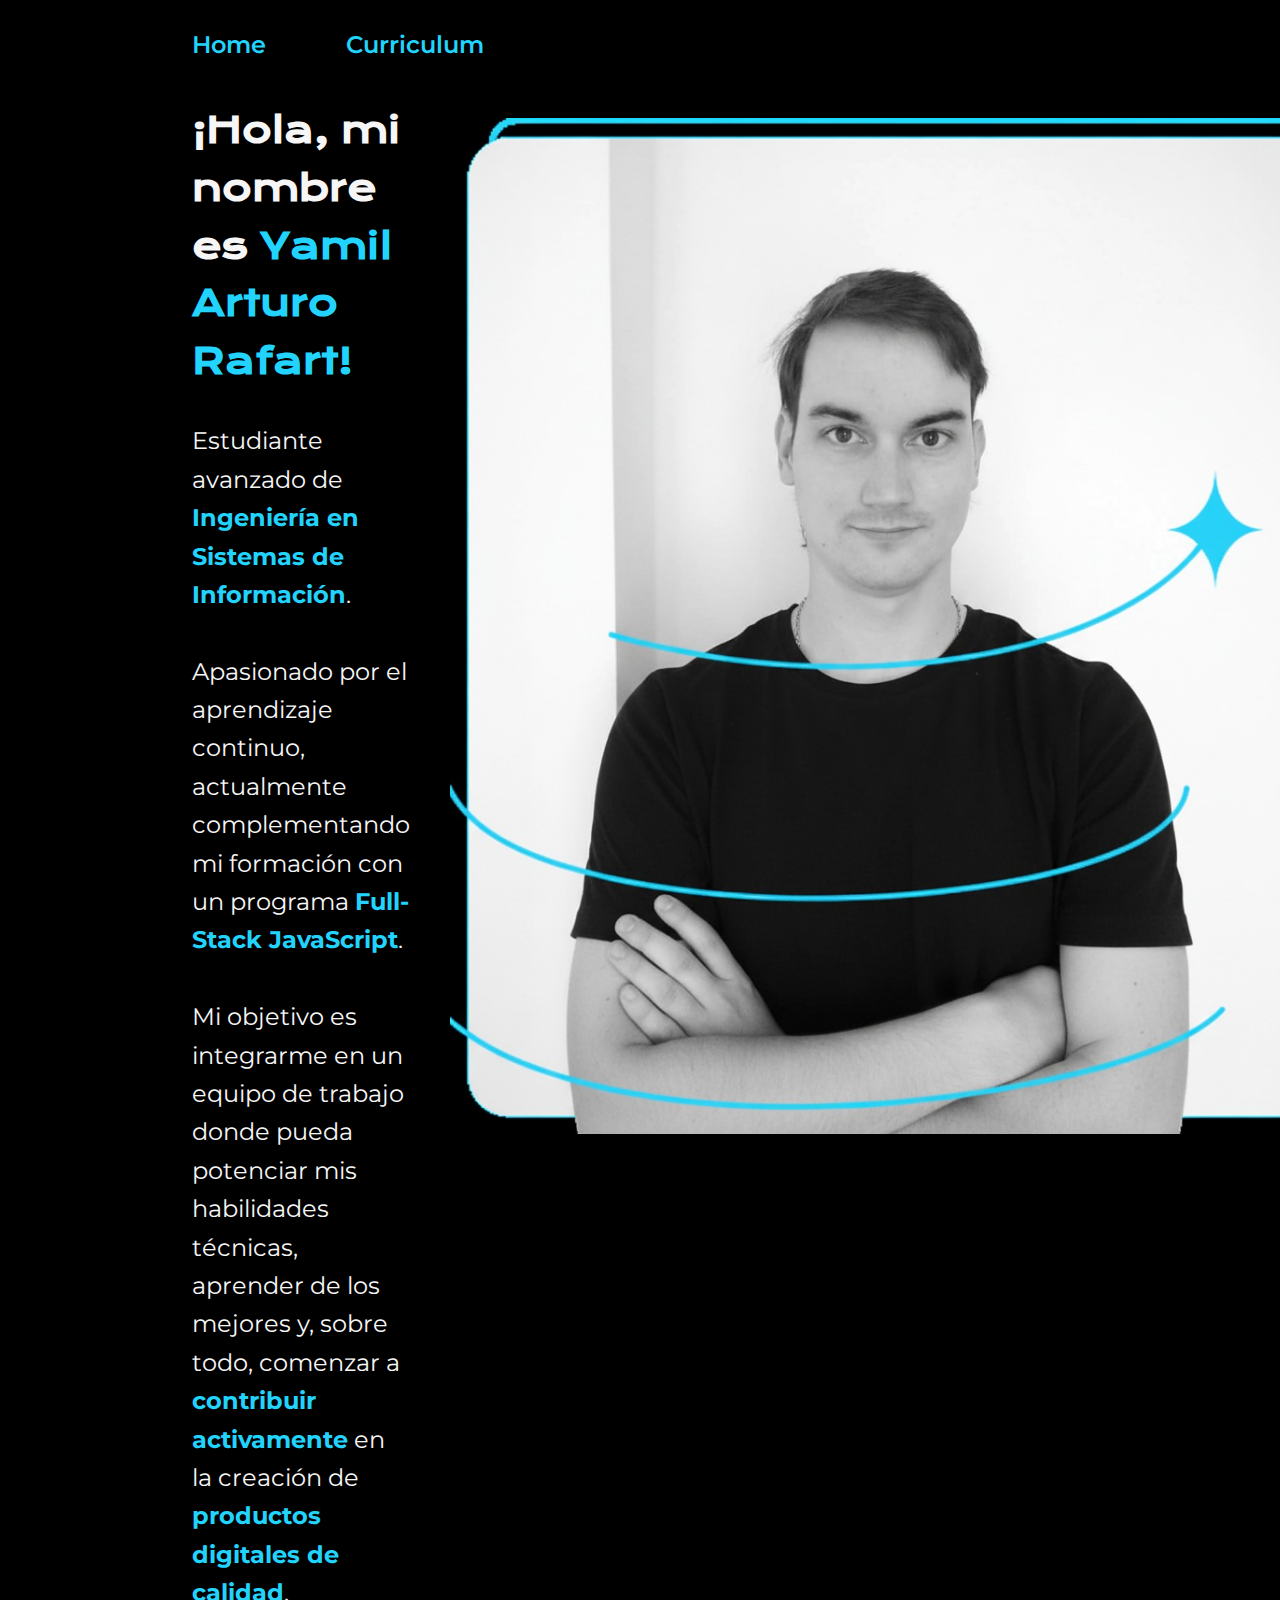
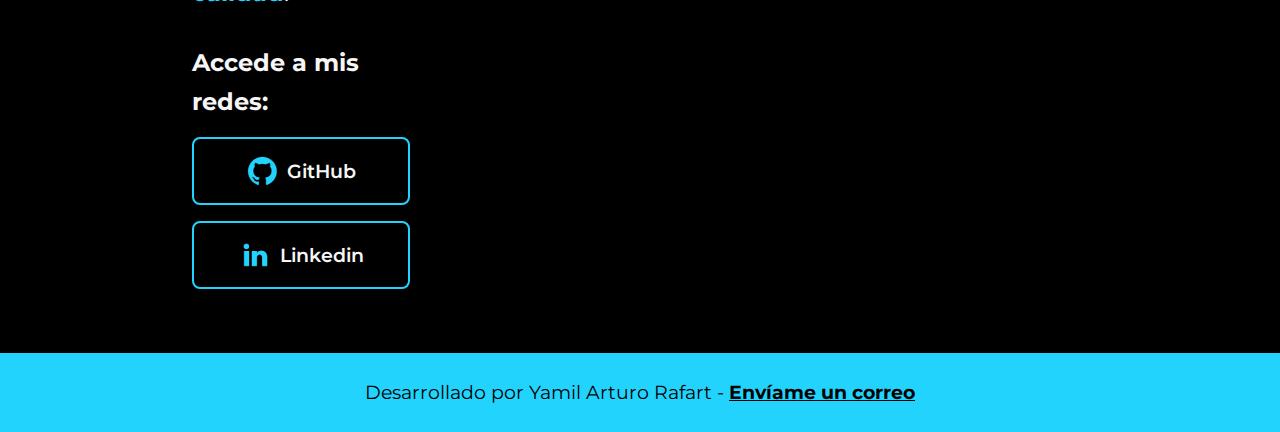
<file: index.html>
<!DOCTYPE html>
    <html lang="es-ES">
    <head>
        <meta charset="UTF-8">
        <meta name="viewport" content="width=device-width, initial-scale=1.0">
        <title>🧑🏻‍💻 Portfolio de Yamil - Estudiante avanzado de Ingeniería en Sistemas de Información</title>

        <!-- <meta name="robots" content="index, follow"> -->
        <meta name="description" content="Portfolio de Yamil Arturo Rafart, estudiante avanzado de Ingeniería en Sistemas de Información.">
        <link rel="stylesheet" href="/styles/style.css">
    </head>
    <body>
        <header class="header">
            <nav class="header__menu">
                <a class="header__menu__link" href="index.html">Home</a>
                <!-- <a class="header__menu__link" href="about_me.html">Sobre mí</a> -->
                <a class="header__menu__link" href="curriculum.html">Curriculum</a>
            </nav>
        </header>
        
        <main class="presentacion">
            
            <section class="presentacion__contenido">
                <h1 class="presentacion__contenido__titulo">
                    ¡Hola, mi nombre es <strong class="titulo-destacado">Yamil Arturo Rafart!</strong>
                </h1>
                
                <p class="presentacion__contenido__texto">
                    Estudiante avanzado de <strong class="presentacion__contenido__texto__a">Ingeniería en Sistemas de Información</strong>.<br><br>
                    Apasionado por el aprendizaje continuo, actualmente complementando mi formación con un programa <strong class="presentacion__contenido__texto__a">Full-Stack JavaScript</strong>.<br><br>
                    Mi objetivo es integrarme en un equipo de trabajo donde pueda potenciar mis habilidades técnicas, aprender de los mejores y, sobre todo, comenzar a <strong class="presentacion__contenido__texto__a">contribuir activamente</strong> en la creación de <strong class="presentacion__contenido__texto__a">productos digitales de calidad</strong>.
                </p>
                
                <div class="presentacion__enlaces">
                    <h2 class="presentacion__enlaces__subtitulo">Accede a mis redes:</h2>
                    
                    <a class="presentacion__enlaces__link"  target="_blank" rel="noreferrer" href="https://github.com/yamilrafart2">
                        <img src="/assets/github.png" alt="Logo de GitHub">
                        GitHub
                    </a>
                    
                    <a class="presentacion__enlaces__link" target="_blank" rel="noreferrer" href="https://www.linkedin.com/in/yamilrafart/">
                        <img src="/assets/linkedin.png" alt="Logo Linkedin">
                        Linkedin
                    </a>
                </div>
            </section>

            <img class="presentacion__imagen" src="/assets/perfil3.png" alt="Selfie de Yamil Arturo Rafart">
        </main>

        <footer class="footer">
            <p>Desarrollado por Yamil Arturo Rafart - <a class="footer__a" href="mailto:yamilrafart@hotmail.com">Envíame un correo</a></p>
        </footer>
    </body>
</html>
</file>
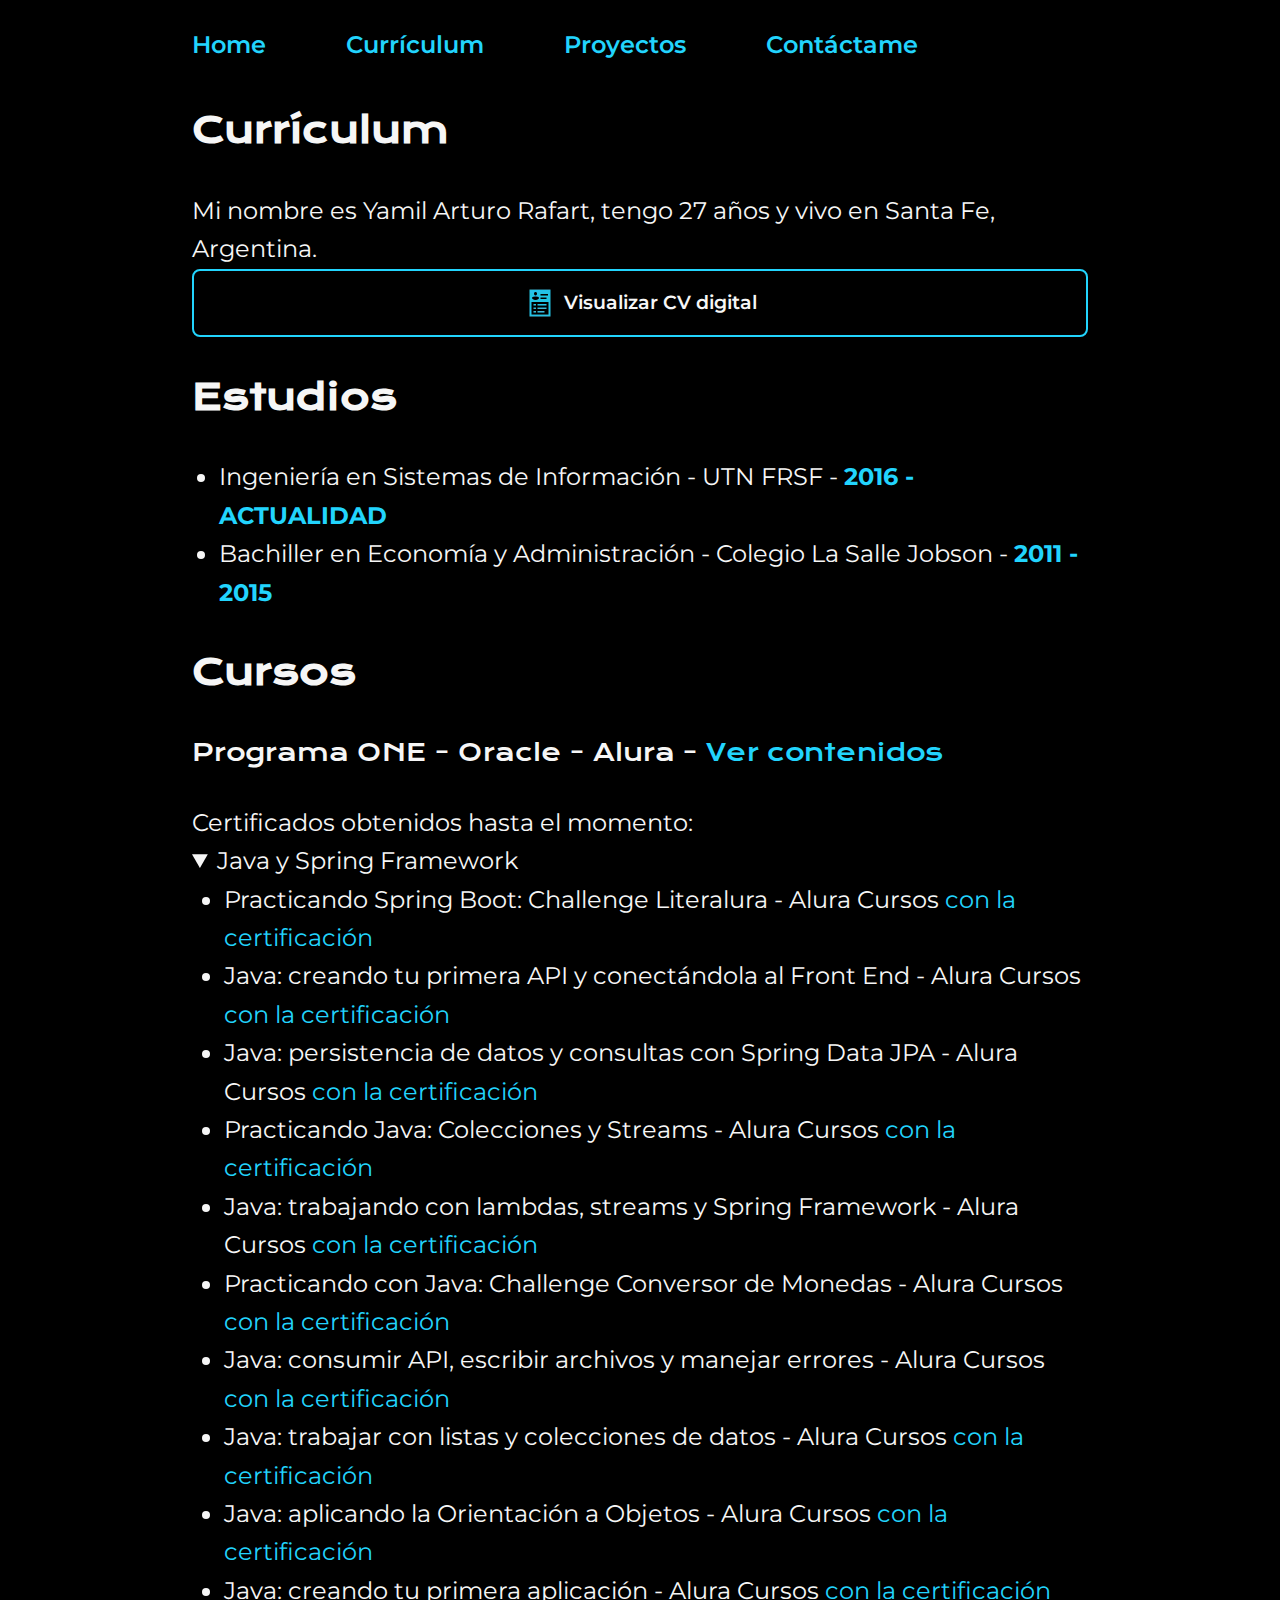
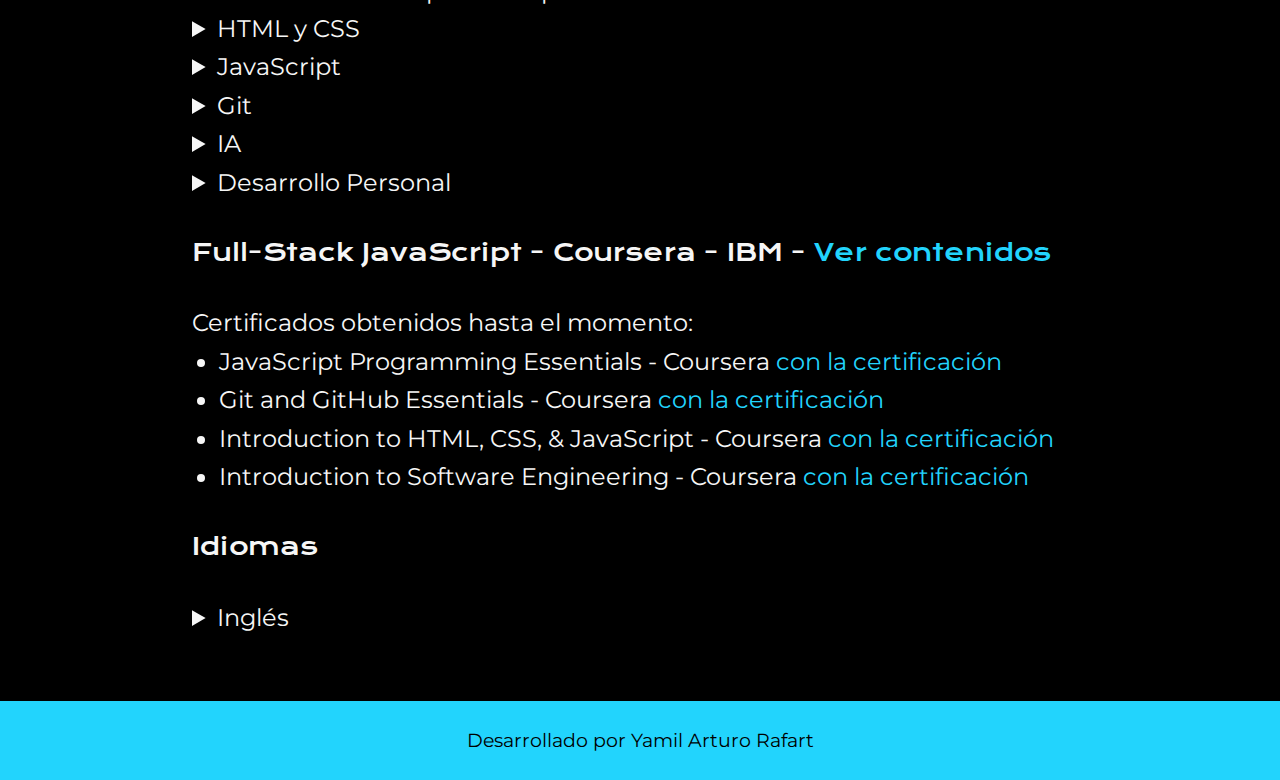
<file: curriculum.html>
<!DOCTYPE html>
<html lang="es-ES">
    <head>
        <meta charset="UTF-8">
        <meta name="viewport" content="width=device-width, initial-scale=1.0">
        <title>🧑🏻‍💻 Currículum de Yamil - Estudiante avanzado de Ingeniería en Sistemas de Información</title>

        <link rel="icon" type="image/webp" href="assets/favicon.webp">

        <meta name="description" content="Currículum de Yamil Arturo Rafart, estudiante avanzado de Ingeniería en Sistemas de Información.">
        <meta name="keywords" content="curriculum, currículum, estudios, estudiante, ingeniería, sistemas, github, linkedin, cursos, UTN, HTML, CSS, JavaScript, Java, git, inglés">
        <meta name="author" content="Yamil Arturo Rafart">

        <link rel="preconnect" href="https://fonts.googleapis.com">
        <link rel="preconnect" href="https://fonts.gstatic.com" crossorigin>
        <link rel="stylesheet" href="styles/style.css">
    </head>

    <body>
        <header class="header">
            
            <button class="menu-toggle" aria-label="Abrir menú">☰</button>

            <nav class="header__menu">
                <a class="header__menu__link" href="index.html">Home</a>
                <a class="header__menu__link" href="curriculum.html">Currículum</a>
                <a class="header__menu__link" href="proyectos.html">Proyectos</a>
                <a class="header__menu__link" href="contactame.html">Contáctame</a>
            </nav>
        </header>

        <main class="presentacion">
            <section class="presentacion__contenido">
                <h1 class="presentacion__contenido__titulo">Currículum</h1>
                <article class="presentacion__contenido__article">
                    <p class="presentacion__contenido__texto">
                        Mi nombre es Yamil Arturo Rafart, tengo 27 años y vivo en Santa Fe, Argentina.
                    </p>

                    <aside class="presentacion__contenido__enlaces">
                        <a class="presentacion__enlaces__link" href="assets/CV-RAFART.pdf" target="_blank">
                            <img src="assets/cv.webp" alt="Icono CV">
                            Visualizar CV digital    
                        </a>
                    </aside>
                </article>
                
                <h2 class="presentacion__contenido__titulo">Estudios</h2>
                <article>
                    <ul class="presentacion__contenido__ul">
                        <li>Ingeniería en Sistemas de Información - UTN FRSF - <strong class="texto-destacado">2016 - ACTUALIDAD</strong></li>
                        <li>Bachiller en Economía y Administración - Colegio La Salle Jobson - <strong class="texto-destacado">2011 - 2015</strong></li>
                    </ul>
                </article>

                <h2 class="presentacion__contenido__titulo">Cursos</h2>
                    
                <h3 class="presentacion__contenido__subtitulo" id="programaONE">Programa ONE - Oracle - Alura - <a class="presentacion__contenido__texto__a" target="_blank" rel="noopener noreferrer" href="https://www.oracle.com/latam/a/ocom/docs/sp-ebook-manual-del-estudiante-oracle.pdf">Ver contenidos</a></h3>
                <article class="presentacion__contenido__texto">
                    <p>Certificados obtenidos hasta el momento:</p>

                    <details open class="presentacion__contenido__details">
                        <summary>Java y Spring Framework</summary>
                        <ul class="presentacion__contenido__details__ul">
                            <li>Practicando Spring Boot: Challenge Literalura - Alura Cursos <a  class="presentacion__contenido__texto__a" target="_blank" rel="noopener noreferrer" href="https://github.com/yamilrafart2/Certificados/blob/main/Oracle-ProgramaOne-Alura/Practicando%20Spring%20Boot%3A%20Challenge%20Literalura/CertificadoV1.pdf">con la certificación</a></li>
                            <li>Java: creando tu primera API y conectándola al Front End - Alura Cursos <a  class="presentacion__contenido__texto__a" target="_blank" rel="noopener noreferrer" href="https://github.com/yamilrafart2/Certificados/blob/main/Oracle-ProgramaOne-Alura/Java%3A%20creando%20tu%20primera%20API%20y%20conect%C3%A1ndola%20al%20Front%20End/CertificadoV1.pdf">con la certificación</a></li>
                            <li>Java: persistencia de datos y consultas con Spring Data JPA - Alura Cursos <a  class="presentacion__contenido__texto__a" target="_blank" rel="noopener noreferrer" href="https://github.com/yamilrafart2/Certificados/blob/main/Oracle-ProgramaOne-Alura/Java%3A%20persistencia%20de%20datos%20y%20consultas%20con%20Spring%20Data%20JPA/CertificadoV1.pdf">con la certificación</a></li>
                            <li>Practicando Java: Colecciones y Streams - Alura Cursos <a  class="presentacion__contenido__texto__a" target="_blank" rel="noopener noreferrer" href="https://github.com/yamilrafart2/Certificados/blob/main/Oracle-ProgramaOne-Alura/Practicando%20Java%3A%20Colecciones%20y%20Streams/CertificadoV1.pdf">con la certificación</a></li>
                            <li>Java: trabajando con lambdas, streams y Spring Framework - Alura Cursos <a  class="presentacion__contenido__texto__a" target="_blank" rel="noopener noreferrer" href="https://github.com/yamilrafart2/Certificados/blob/main/Oracle-ProgramaOne-Alura/Java%3A%20trabajando%20con%20lambdas%2C%20streams%20y%20Spring%20Framework/CertificadoV1.pdf">con la certificación</a></li>
                            <li>Practicando con Java: Challenge Conversor de Monedas - Alura Cursos <a  class="presentacion__contenido__texto__a" target="_blank" rel="noopener noreferrer" href="https://github.com/yamilrafart2/Certificados/blob/main/Oracle-ProgramaOne-Alura/Practicando%20con%20Java%3A%20Challenge%20Conversor%20de%20Monedas/CertificadoV1.pdf">con la certificación</a></li>
                            <li>Java: consumir API, escribir archivos y manejar errores - Alura Cursos <a  class="presentacion__contenido__texto__a" target="_blank" rel="noopener noreferrer" href="https://github.com/yamilrafart2/Certificados/blob/main/Oracle-ProgramaOne-Alura/Java%3A%20consumir%20API%2C%20escribir%20archivos%20y%20manejar%20errores/CertificadoV1.pdf">con la certificación</a></li>
                            <li>Java: trabajar con listas y colecciones de datos - Alura Cursos <a  class="presentacion__contenido__texto__a" target="_blank" rel="noopener noreferrer" href="https://github.com/yamilrafart2/Certificados/blob/main/Oracle-ProgramaOne-Alura/Java%3A%20trabajar%20con%20listas%20y%20colecciones%20de%20datos/CertificadoV1.pdf">con la certificación</a></li>
                            <li>Java: aplicando la Orientación a Objetos - Alura Cursos <a  class="presentacion__contenido__texto__a" target="_blank" rel="noopener noreferrer" href="https://github.com/yamilrafart2/Certificados/blob/main/Oracle-ProgramaOne-Alura/Java%3A%20aplicando%20la%20Orientaci%C3%B3n%20a%20Objetos/CertificadoV1.pdf">con la certificación</a></li>
                            <li>Java: creando tu primera aplicación - Alura Cursos <a  class="presentacion__contenido__texto__a" target="_blank" rel="noopener noreferrer" href="https://github.com/yamilrafart2/Certificados/blob/main/Oracle-ProgramaOne-Alura/Java%3A%20creando%20tu%20primera%20aplicaci%C3%B3n/CertificadoV1.pdf">con la certificación</a></li>
                        </ul>
                    </details>

                    <details class="presentacion__contenido__details">
                        <summary>HTML y CSS</summary>
                        <ul class="presentacion__contenido__details__ul">
                            <li>HTML y CSS: trabajando con responsividad y publicación de proyectos - Alura Cursos <a  class="presentacion__contenido__texto__a" target="_blank" rel="noopener noreferrer" href="https://github.com/yamilrafart2/Certificados/blob/main/Oracle-ProgramaOne-Alura/HTML%20y%20CSS%3A%20trabajando%20con%20responsividad%20y%20publicaci%C3%B3n%20de%20proyectos/CertificadoV1.pdf">con la certificación</a></li>
                            <li>HTML y CSS: header, footer y variables CSS - Alura Cursos <a  class="presentacion__contenido__texto__a" target="_blank" rel="noopener noreferrer" href="https://github.com/yamilrafart2/Certificados/blob/main/Oracle-ProgramaOne-Alura/HTML%20y%20CSS%3A%20header%2C%20footer%20y%20variables%20CSS/CertificadoV1.pdf">con la certificación</a></li>
                            <li>HTML y CSS: Clases, Posicionamiento y Flexbox - Alura Cursos <a  class="presentacion__contenido__texto__a" target="_blank" rel="noopener noreferrer" href="https://github.com/yamilrafart2/Certificados/blob/main/Oracle-ProgramaOne-Alura/HTML%20y%20CSS%3A%20Clases%2C%20Posicionamiento%20y%20Flexbox/CertificadoV1.pdf">con la certificación</a></li>
                            <li>HTML y CSS: ambientes de desarrollo, estructura de archivos y tags - Alura Cursos <a  class="presentacion__contenido__texto__a" target="_blank" rel="noopener noreferrer" href="https://github.com/yamilrafart2/Certificados/blob/main/Oracle-ProgramaOne-Alura/HTML%20y%20CSS%3A%20ambientes%20de%20desarrollo%2C%20estructura%20de%20archivos%20y%20tags/CertificadoV1.pdf">con la certificación</a></li>
                        </ul>
                    </details>

                    <details class="presentacion__contenido__details">
                        <summary>JavaScript</summary>
                        <ul class="presentacion__contenido__details__ul">
                            <li>Practicando Lógica de Programación: Challenge Amigo Secreto - Alura Cursos <a  class="presentacion__contenido__texto__a" target="_blank" rel="noopener noreferrer" href="https://github.com/yamilrafart2/Certificados/blob/main/Oracle-ProgramaOne-Alura/Practicando%20L%C3%B3gica%20de%20Programaci%C3%B3n%3A%20Challenge%20Amigo%20secreto/CertificadoV1.pdf">con la certificación</a></li>
                            <li>Lógica de programación: explorar funciones y listas - Alura Cursos <a  class="presentacion__contenido__texto__a" target="_blank" rel="noopener noreferrer" href="https://github.com/yamilrafart2/Certificados/blob/main/Oracle-ProgramaOne-Alura/L%C3%B3gica%20de%20programaci%C3%B3n%3A%20explorar%20funciones%20y%20listas/CertificadoV1.pdf">con la certificación</a></li>
                            <li>Lógica de programación: sumérgete en la programación con JavaScript - Alura Cursos <a  class="presentacion__contenido__texto__a" target="_blank" rel="noopener noreferrer" href="https://github.com/yamilrafart2/Certificados/blob/main/Oracle-ProgramaOne-Alura/L%C3%B3gica%20de%20programaci%C3%B3n%3A%20sum%C3%A9rgete%20en%20la%20programaci%C3%B3n%20con%20JavaScript/CertificadoV1.pdf">con la certificación</a></li>
                        </ul>
                    </details>

                    <details class="presentacion__contenido__details">
                        <summary>Git</summary>
                        <ul class="presentacion__contenido__details__ul">
                            <li>Git y GitHub: repositorio, commit y versiones - Alura Cursos <a  class="presentacion__contenido__texto__a" target="_blank" rel="noopener noreferrer" href="https://github.com/yamilrafart2/Certificados/blob/main/Oracle-ProgramaOne-Alura/Git%20y%20GitHub%3A%20repositorio%2C%20commit%20y%20versiones/CertificadoV1.pdf">con la certificación</a></li>
                        </ul>
                    </details>

                    <details class="presentacion__contenido__details">
                        <summary>IA</summary>
                        <ul class="presentacion__contenido__details__ul">
                            <li>Ingeniería de Prompt: creando prompts eficaces para la IA generativa - Alura Cursos <a  class="presentacion__contenido__texto__a" target="_blank" rel="noopener noreferrer" href="https://github.com/yamilrafart2/Certificados/blob/main/Oracle-ProgramaOne-Alura/Ingenier%C3%ADa%20de%20Prompt%3A%20creando%20prompts%20eficaces%20para%20la%20IA%20generativa/CertificadoV1.pdf">con la certificación</a></li>
                            <li>IA: explorando el potencial de la Inteligencia Artificial Generativa - Alura Cursos <a  class="presentacion__contenido__texto__a" target="_blank" rel="noopener noreferrer" href="https://github.com/yamilrafart2/Certificados/blob/main/Oracle-ProgramaOne-Alura/IA%3A%20explorando%20el%20potencial%20de%20la%20Inteligencia%20Artificial%20Generativa/CertificadoV1.pdf">con la certificación</a></li>
                        </ul>
                    </details>
                        
                    <details class="presentacion__contenido__details">
                        <summary>Desarrollo Personal</summary>
                        <ul class="presentacion__contenido__details__ul">
                            <li>Emprendimiento: De la idea al plan de negocios - Alura Cursos <a  class="presentacion__contenido__texto__a" target="_blank" rel="noopener noreferrer" href="https://github.com/yamilrafart2/Certificados/blob/main/Oracle-ProgramaOne-Alura/Emprendimiento%3A%20De%20la%20idea%20al%20plan%20de%20negocios/CertificadoV1.pdf">con la certificación</a></li>
                            <li>Fundamentos de Agilidad: Primeros pasos para la transformación ágil - Alura Cursos <a  class="presentacion__contenido__texto__a" target="_blank" rel="noopener noreferrer" href="https://github.com/yamilrafart2/Certificados/blob/main/Oracle-ProgramaOne-Alura/Fundamentos%20de%20Agilidad%3A%20Primeros%20pasos%20para%20la%20transformaci%C3%B3n%20%C3%A1gil/CertificadoV1.pdf">con la certificación</a></li>
                            <li>Propósito profesional: ser el protagonista de tu carrera - Alura Cursos <a  class="presentacion__contenido__texto__a" target="_blank" rel="noopener noreferrer" href="https://github.com/yamilrafart2/Certificados/blob/main/Oracle-ProgramaOne-Alura/Prop%C3%B3sito%20profesional%3A%20ser%20el%20protagonista%20de%20tu%20carrera/CertificadoV1.pdf">con la certificación</a></li>
                            <li>Transición de carrera: una guía al campo de tecnología - Alura Cursos <a  class="presentacion__contenido__texto__a" target="_blank" rel="noopener noreferrer" href="https://github.com/yamilrafart2/Certificados/blob/main/Oracle-ProgramaOne-Alura/Transici%C3%B3n%20de%20carrera%3A%20una%20gu%C3%ADa%20al%20campo%20de%20tecnolog%C3%ADa/CertificadoV1.pdf">con la certificación</a></li>
                            <li>Desarrollo de carrera: demanda del mercado - Alura Cursos <a  class="presentacion__contenido__texto__a" target="_blank" rel="noopener noreferrer" href="https://github.com/yamilrafart2/Certificados/blob/main/Oracle-ProgramaOne-Alura/Desarrollo%20de%20carrera%3A%20demanda%20del%20mercado/CertificadoV1.pdf">con la certificación</a></li>
                            <li>Aprendizaje con IA: personalizando tu rutina con ChatGPT - Alura Cursos <a  class="presentacion__contenido__texto__a" target="_blank" rel="noopener noreferrer" href="https://github.com/yamilrafart2/Certificados/blob/main/Oracle-ProgramaOne-Alura/Aprendizaje%20con%20IA%3A%20personalizando%20tu%20rutina%20con%20ChatGPT/CertificadoV1.pdf">con la certificación</a></li>
                            <li>Hábitos: Ser productivo para cumplir sus metas personales - Alura Cursos <a  class="presentacion__contenido__texto__a" target="_blank" rel="noopener noreferrer" href="https://github.com/yamilrafart2/Certificados/blob/main/Oracle-ProgramaOne-Alura/H%C3%A1bitos%3A%20Ser%20productivo%20para%20cumplir%20sus%20metas%20personales/CertificadoV1.pdf">con la certificación</a></li>
                            <li>Foco: Enfocarse trae más resultados para el día a día - Alura Cursos <a  class="presentacion__contenido__texto__a" target="_blank" rel="noopener noreferrer" href="https://github.com/yamilrafart2/Certificados/blob/main/Oracle-ProgramaOne-Alura/Foco%3A%20Enfocarse%20trae%20m%C3%A1s%20resultados%20para%20el%20d%C3%ADa%20a%20d%C3%ADa/CertificadoV1.pdf">con la certificación</a></li>
                            <li>LinkedIn para profesionales: construye tu marca y genera oportunidades - Alura Cursos <a  class="presentacion__contenido__texto__a" target="_blank" rel="noopener noreferrer" href="https://github.com/yamilrafart2/Certificados/blob/main/Oracle-ProgramaOne-Alura/LinkedIn%20para%20profesionales%3A%20construye%20tu%20marca%20y%20genera%20oportunidades/CertificadoV1.pdf">con la certificación</a></li>
                            <li>Aprender a aprender: tecnicas para tu autodesarrollo - Alura Cursos <a  class="presentacion__contenido__texto__a" target="_blank" rel="noopener noreferrer" href="https://github.com/yamilrafart2/Certificados/blob/main/Oracle-ProgramaOne-Alura/Aprender%20a%20aprender%3A%20tecnicas%20para%20tu%20autodesarrollo/CertificadoV1.pdf">con la certificación</a></li>
                        </ul>
                    </details>
                </article>
                    
                <h3 class="presentacion__contenido__subtitulo" id="fullStack">Full-Stack JavaScript - Coursera - IBM - <a class="presentacion__contenido__texto__a" target="_blank" rel="noopener noreferrer" href="https://www.coursera.org/programs/coursera-professional-certifications-um7ls/professional-certificates/ibm-full-stack-javascript-developer">Ver contenidos</a></h3>
                <article class="presentacion__contenido__texto">
                    <p>Certificados obtenidos hasta el momento:</p>
                    <ul class="presentacion__contenido__ul">
                        <li>JavaScript Programming Essentials - Coursera <a class="presentacion__contenido__texto__a" target="_blank" rel="noopener noreferrer" href="https://github.com/yamilrafart2/Certificados/blob/main/FullStack-Coursera-IBM/JavaScript%20Programming%20Essentials/CertificadoV1.pdf">con la certificación</a></li>
                        <li>Git and GitHub Essentials - Coursera <a class="presentacion__contenido__texto__a" target="_blank" rel="noopener noreferrer" href="https://github.com/yamilrafart2/Certificados/blob/main/FullStack-Coursera-IBM/Getting%20Started%20with%20Git%20and%20GitHub/CertificadoV1.pdf">con la certificación</a></li>
                        <li>Introduction to HTML, CSS, & JavaScript - Coursera <a class="presentacion__contenido__texto__a" target="_blank" rel="noopener noreferrer" href="https://github.com/yamilrafart2/Certificados/blob/main/FullStack-Coursera-IBM/Introduction%20to%20HTML%2C%20CSS%2C%20%26%20JavaScript/CertificadoV1.pdf">con la certificación</a></li>
                        <li>Introduction to Software Engineering - Coursera <a class="presentacion__contenido__texto__a" target="_blank" rel="noopener noreferrer" href="https://github.com/yamilrafart2/Certificados/blob/main/FullStack-Coursera-IBM/Introduction%20to%20Software%20Engineering/CertificadoV1.pdf">con la certificación</a></li>
                   </ul>
                </article>

                <h3 class="presentacion__contenido__subtitulo">Idiomas</h3>
                <article class="presentacion__contenido__texto">
                    <details class="presentacion__contenido__details">
                        <summary>Inglés</summary>
                        <ul class="presentacion__contenido__details__ul">
                            <li>Inglés Nivel 1 - Elemental A - UTN FRSF <a class="presentacion__contenido__texto__a" target="_blank" rel="noopener noreferrer" href="https://github.com/yamilrafart2/Certificados/blob/main/Idiomas/Ingl%C3%A9s/Certificado-Ingles-A1.pdf">con la certificación</a></li>
                        </ul>
                    </details>
                </article>
            </section>
        </main>
        
        <footer class="footer">
            <p>Desarrollado por Yamil Arturo Rafart</p>            
        </footer>

        <script src="portfolio.js" defer></script>
    </body>
</html>
</file>
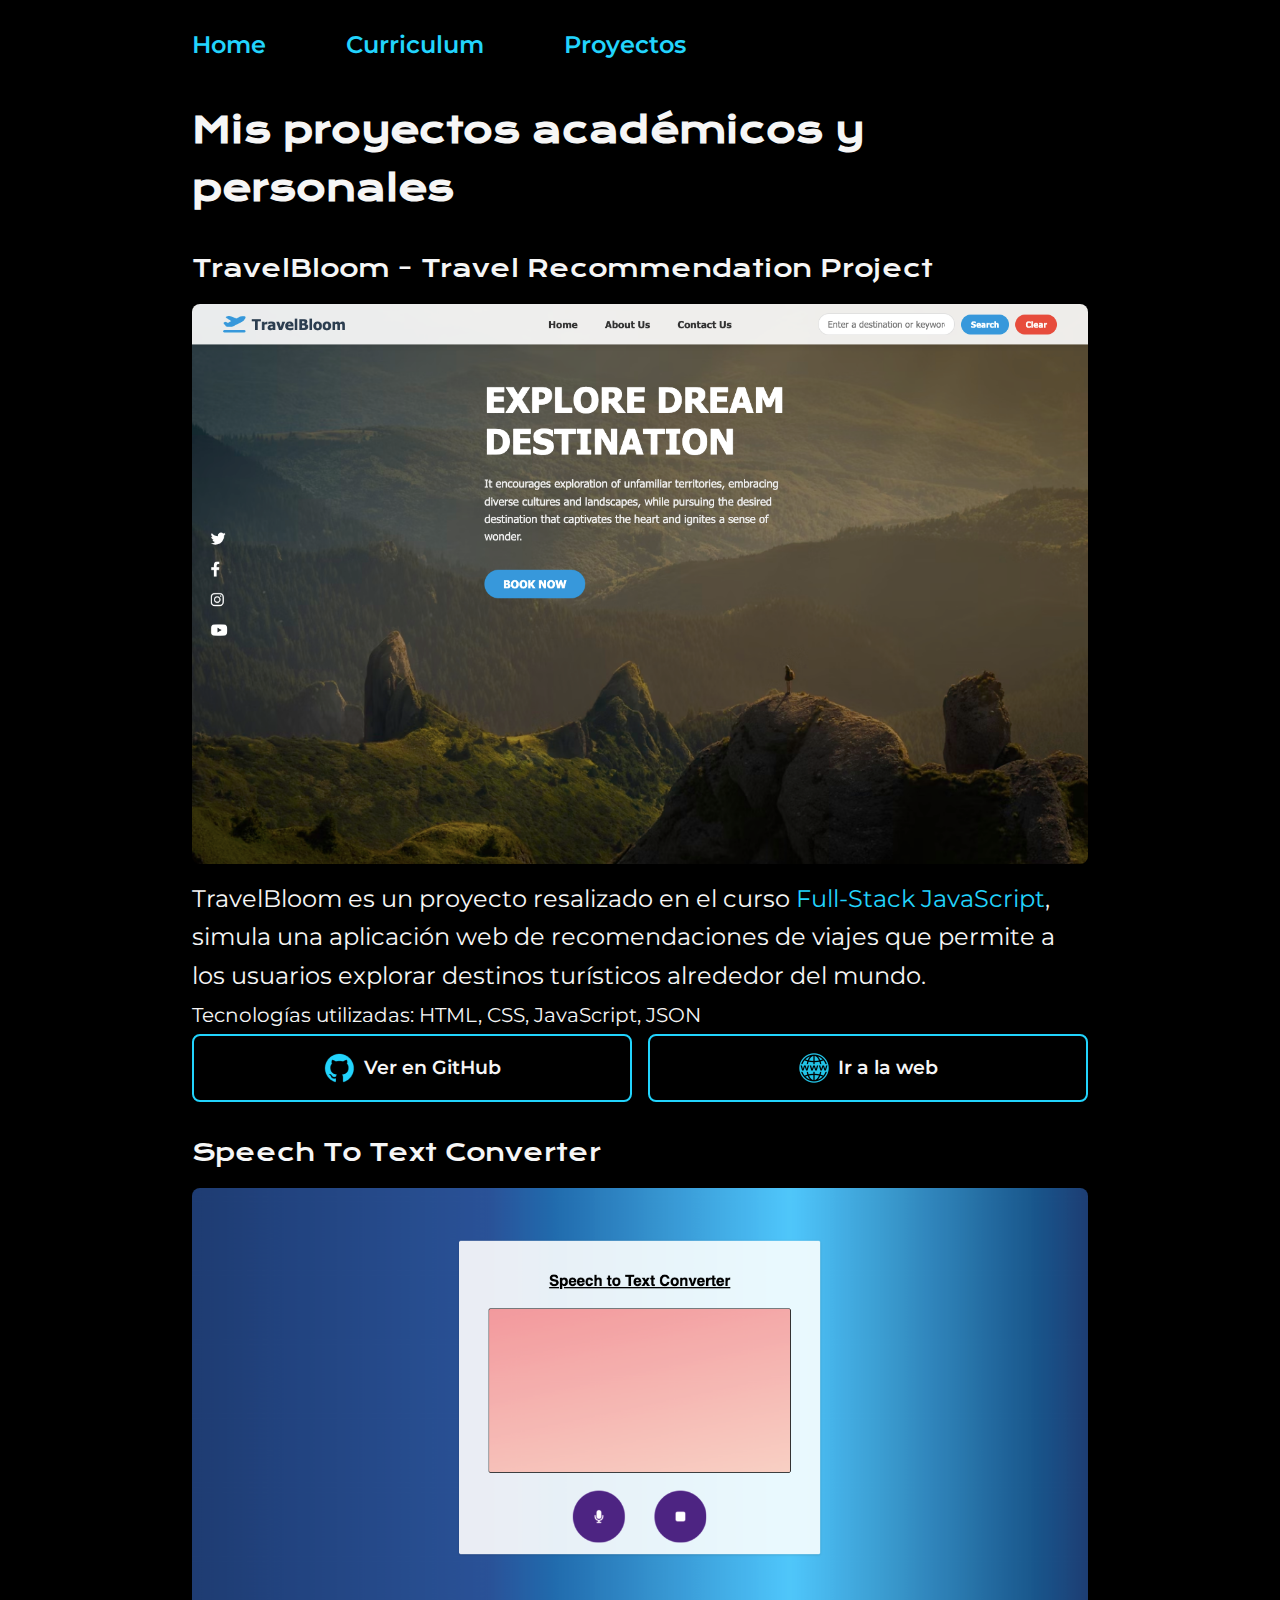
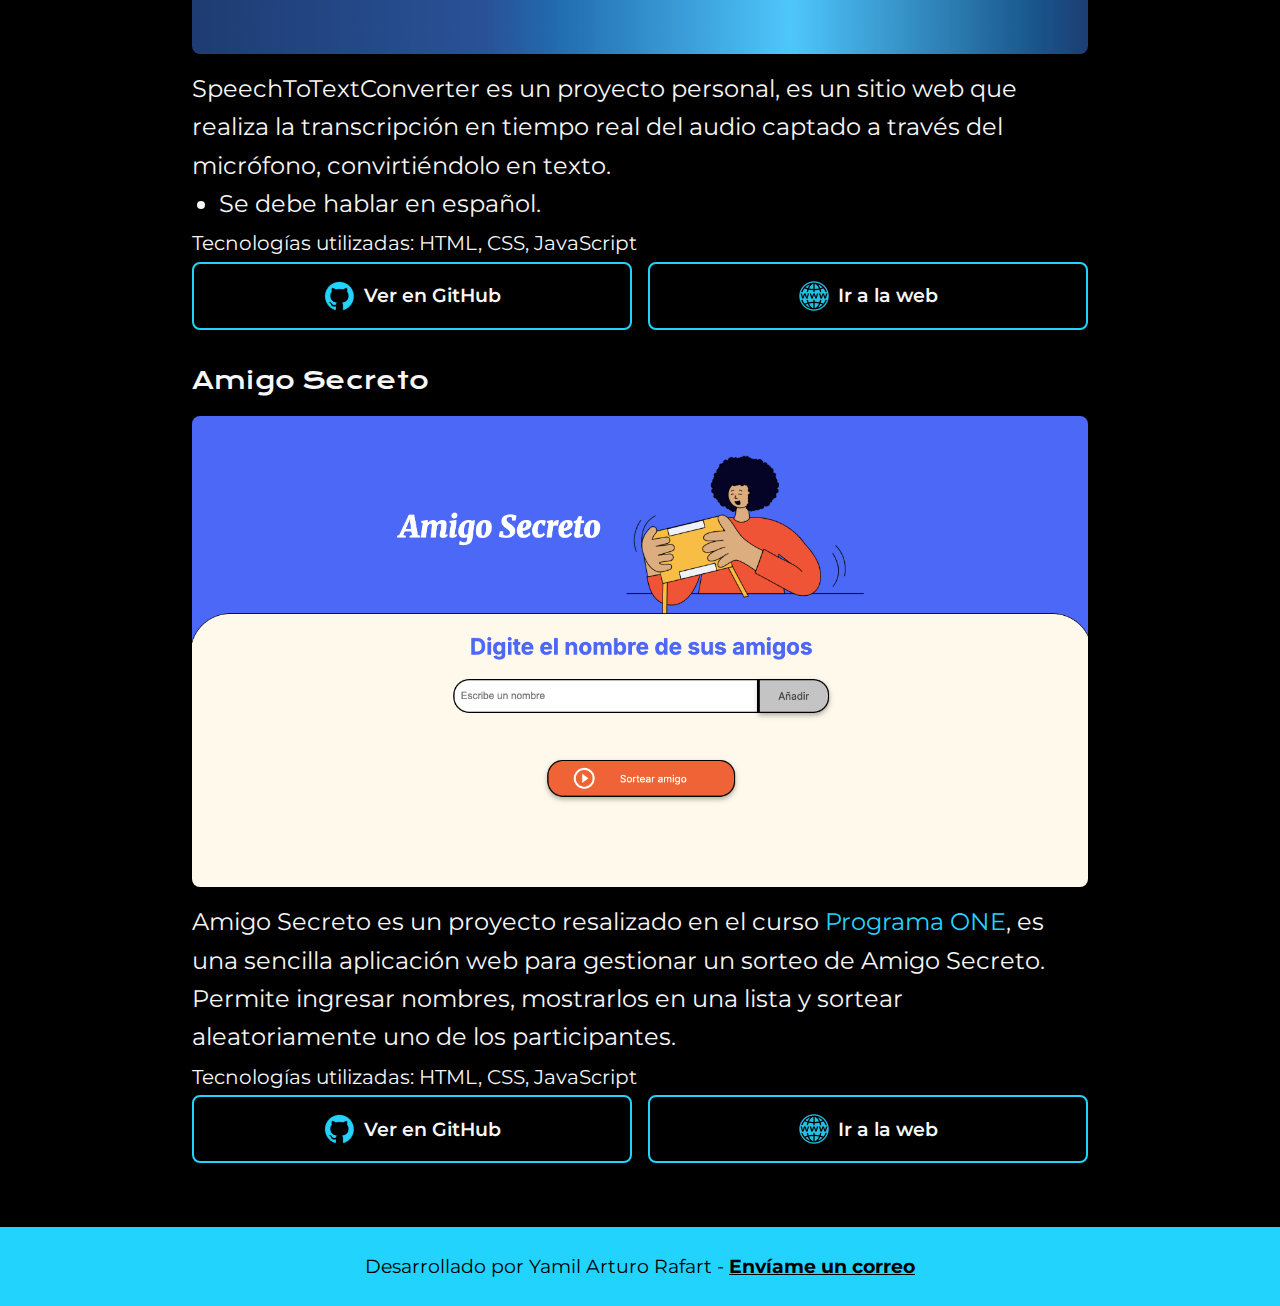
<file: proyectos.html>
<!DOCTYPE html>
<html lang="es-ES">
    <head>
        <meta charset="UTF-8">
        <meta name="viewport" content="width=device-width, initial-scale=1.0">
        <title>🧑🏻‍💻 Proyectos de Yamil - Estudiante avanzado de Ingeniería en Sistemas de Información</title>

        <link rel="icon" type="image/png" href="assets/perfil.png">
        <!-- <meta name="robots" content="index, follow"> -->
        <meta name="description" content="Proyectos de Yamil Arturo Rafart, estudiante avanzado de Ingeniería en Sistemas de Información.">
        <meta name="keywords" content="proyectos, github, HTML, CSS, JavaScript, Java, git, web, JSON">
        <meta name="author" content="Yamil Arturo Rafart">
        <link rel="stylesheet" href="/styles/style.css">
    </head>
    <body>
        <header class="header">
            <!-- BOTÓN MENÚ TOGGLE -->
            <button class="menu-toggle" aria-label="Abrir menú">☰</button>

            <!-- MENÚ PRINCIPAL -->
            <nav class="header__menu">
                <a class="header__menu__link" href="index.html">Home</a>
                <a class="header__menu__link" href="curriculum.html">Curriculum</a>
                <a class="header__menu__link" href="proyectos.html">Proyectos</a>
            </nav>
        </header>

        <main class="presentacion">
            <section class="presentacion__contenido">
                <h1 class="presentacion__contenido__titulo">Mis proyectos académicos y personales</h1>
                
                <article>
                    <header>
                        <h2 class="presentacion__contenido__subtitulo">TravelBloom - Travel Recommendation Project</h2>
                        <!-- style="padding: 21.5px 0px; width: 100%; aspect-ratio: 1440/900;" -->
                        <img
                            class="presentacion__imagen"
                            loading="lazy"
                            src="assets/travelBloom.png" 
                            alt="Una captura de pantalla de la página web de TravelBloom"
                            title="Página web TravelBloom"
                        >
                    </header>
                    
                    <p class="presentacion__contenido__texto">
                        TravelBloom es un proyecto resalizado en el curso <a class="presentacion__contenido__texto__a" href="curriculum.html#fullStack">Full-Stack JavaScript</a>, simula una aplicación web de recomendaciones de viajes que permite a los usuarios explorar destinos turísticos alrededor del mundo.
                    </p>
                    
                    <footer class="presentacion__contenido__footer">
                        <small>Tecnologías utilizadas: HTML, CSS, JavaScript, JSON</small>
                    </footer>
                    
                    <aside class="presentacion__contenido__enlaces">
                        <a class="presentacion__contenido__enlaces__link" target="_blank" rel="noreferrer" href="https://github.com/yamilrafart2/TravelRecommendationWebApplication">
                            <img src="/assets/github.png" alt="Logo de GitHub">
                            Ver en GitHub
                        </a>
                        
                        <a class="presentacion__contenido__enlaces__link" target="_blank" rel="noreferrer" href="https://yamilrafart2.github.io/TravelRecommendationWebApplication/">
                            <img src="/assets/web.png" alt="Logo de web">
                            Ir a la web
                        </a>
                    </aside>
                </article>
                
                <article>
                    <header>
                        <h2 class="presentacion__contenido__subtitulo">Speech To Text Converter</h2>
                        <img
                            class="presentacion__imagen"
                            loading="lazy"
                            src="/assets/speechToTextConverter.png"
                            alt="Una captura de pantalla de la página web de SpeechToTextConverter"
                            title="Página web SpeechToTextConverter"
                        >
                    </header>
                    
                    <p class="presentacion__contenido__texto">
                        SpeechToTextConverter es un proyecto personal, es un sitio web que realiza la transcripción en tiempo real del audio captado a través del micrófono, convirtiéndolo en texto.
                        <ul class="presentacion__contenido__ul">
                            <li>Se debe hablar en español.</li>
                        </ul>
                    </p>
                    
                    <footer class="presentacion__contenido__footer">
                        <small>Tecnologías utilizadas: HTML, CSS, JavaScript</small>
                    </footer>
                    
                    <aside class="presentacion__contenido__enlaces">
                        <a class="presentacion__contenido__enlaces__link" target="_blank" rel="noreferrer" href="https://github.com/yamilrafart2/SpeechToTextConvert">
                            <img src="/assets/github.png" alt="Logo de GitHub">
                            Ver en GitHub
                        </a>
                        
                        <a class="presentacion__contenido__enlaces__link" target="_blank" rel="noreferrer" href="https://yamilrafart2.github.io/SpeechToTextConvert/">
                            <img src="/assets/web.png" alt="Logo de web">
                            Ir a la web
                        </a>
                    </aside>
                </article>
                
                <article>
                    <header>
                        <h2 class="presentacion__contenido__subtitulo">Amigo Secreto</h2>
                        <img
                            class="presentacion__imagen"
                            loading="lazy"
                            src="/assets/amigoSecreto.png"
                            alt="Una captura de pantalla de la página web Amigo Secreto"
                            title="Página web Amigo Secreto"
                        >
                    </header>
                    
                    <p class="presentacion__contenido__texto">
                        Amigo Secreto es un proyecto resalizado en el curso <a class="presentacion__contenido__texto__a" href="curriculum.html#programaONE">Programa ONE</a>, es una sencilla aplicación web para gestionar un sorteo de Amigo Secreto.<br>Permite ingresar nombres, mostrarlos en una lista y sortear aleatoriamente uno de los participantes.
                    </p>
                    
                    <footer class="presentacion__contenido__footer">
                        <small>Tecnologías utilizadas: HTML, CSS, JavaScript</small>
                    </footer>

                    <aside class="presentacion__contenido__enlaces">
                        <a class="presentacion__contenido__enlaces__link" target="_blank" rel="noreferrer" href="https://github.com/yamilrafart2/amigo-secreto-challenge">
                            <img src="/assets/github.png" alt="Logo de GitHub">
                            Ver en GitHub
                        </a>
                        
                        <a class="presentacion__contenido__enlaces__link" target="_blank" rel="noreferrer" href="https://yamilrafart2.github.io/amigo-secreto-challenge/">
                            <img src="/assets/web.png" alt="Logo de web">
                            Ir a la web
                        </a>
                    </aside>
                </article>
            </section>
        </main>

        <footer class="footer">
            <p>Desarrollado por Yamil Arturo Rafart - <a class="footer__a" href="mailto:yamilrafart@hotmail.com">Envíame un correo</a></p>            
        </footer>

        <!-- SCRIPT PARA ACTIVAR EL MENÚ TOGGLE -->
        <script>
            const toggle = document.querySelector('.menu-toggle');
            const menu = document.querySelector('.header__menu');

            toggle.addEventListener('click', () => {
                menu.classList.toggle('active');
            });
        </script>
    </body>
</html>
</file>
<file: styles/style.css>
@import url('https://fonts.googleapis.com/css2?family=Krona+One&family=Montserrat:ital,wght@0,100..900;1,100..900&display=swap');

/* VARIABLES GLOBALES */
:root {
    --color-primario: #000000;
    --color-secundario: #F6F6F6;
    --color-terciario: #22D4FD;
    --color-hover: #272727;

    --fuente-montserrat: "Montserrat", sans-serif;
    --fuente-krona: "Krona One", sans-serif;

    --espaciado-seccion: 3rem;
    --gap-general: 2.5rem;
}

/* RESET */
* {
    padding: 0;
    margin: 0;
    box-sizing: border-box;
}

body {
    background-color: var(--color-primario);
    color: var(--color-secundario);
    font-family: var(--fuente-montserrat);
    line-height: 1.6;
}

/* HEADER */
.header {
    position: sticky;
    top: 0;
    background-color: var(--color-primario);
    padding: 2% 0 1% 15%;
    z-index: 1000;
}

.header__menu {
    display: flex;
    gap: 5rem;
}

.header__menu__link {
    font-size: 1.5rem;
    font-weight: 600;
    color: var(--color-terciario);
    text-decoration: none;
}

/* BOTÓN MENÚ TOGGLE */
.menu-toggle {
    display: none;
    background: none;
    border: none;
    font-size: 2rem;
    color: var(--color-terciario);
    cursor: pointer;
}

/* TITULO (solo en index) */
.titulo {
    font-family: var(--fuente-krona);
    font-size: 2.25rem;
    padding-top: 2%;
    padding-left: 15%;
}

.titulo-destacado {
    color: var(--color-terciario);
}

/* PRESENTACIÓN */
.presentacion {
    padding: 2% 15% 5% 15%;
    display: flex;
    justify-content: space-between;
    align-items: flex-start;
    gap: var(--gap-general);
}

.presentacion__contenido {
    /* flex: 1; */
    display: flex;
    flex-direction: column;
    gap: 2rem;
}

.presentacion__contenido__titulo {
    font-family: var(--fuente-krona);
    font-size: 2.25rem;
}

.presentacion__contenido__subtitulo {
    font-family: var(--fuente-krona);
    font-size: 1.5rem;
    font-weight: 400;
}

.presentacion__contenido__texto {
    font-size: 1.5rem;
}

.texto-destacado {
    color: var(--color-terciario);
}

.presentacion__contenido__ul {
    font-size: 1.5rem;
    padding-left: 3%;
}
.presentacion__contenido__details__ul {
    font-size: 1.5rem;
    padding-left: 2rem;
}



.presentacion__contenido__texto__a {
    text-decoration: none;
    color: var(--color-terciario);
}

.presentacion__contenido__footer {
    font-size: 1.5rem;
}

.presentacion__contenido__enlaces,
.presentacion__enlaces {
    display: flex;
    flex-wrap: wrap;
    gap: 1rem;
}

.presentacion__contenido__enlaces__link,
.presentacion__enlaces__link {
    flex: 1 1 45%;
    text-align: center;
    padding: 1rem;
    border-radius: 0.5rem;
    font-size: 1.2rem;
    font-weight: 600;
    text-decoration: none;
    color: var(--color-secundario);
    border: 2px solid var(--color-terciario);
    display: flex;
    justify-content: center;
    align-items: center;
    gap: 0.5rem;
    transition: background 0.3s;
}
.presentacion__contenido__enlaces__link:hover,
.presentacion__enlaces__link:hover {
    background-color: var(--color-hover);
}

/* IMÁGENES */
.index__presentacion__imagen {
    width: 50%;
    max-width: 100%;
    border-radius: 0.5rem;
}
.presentacion__imagen {
    width: 100%;
    max-width: 100%;
    height: auto;
    border-radius: 0.5rem;
    display: block;
    margin: 1rem 0;
}

/* FOOTER */
.footer {
    background-color: var(--color-terciario);
    color: var(--color-primario);
    padding: 1.5rem;
    font-size: 1.2rem;
    text-align: center;
}
.footer__a {
    color: var(--color-primario);
    font-weight: bold;
}

/* RESPONSIVIDAD */
@media (max-width: 1200px) {
    .presentacion {
        flex-direction: column-reverse;
        padding: 5%;
        gap: 2rem;
    }
    .presentacion__contenido,
    .index__presentacion__imagen {
        width: 100%;
    }
    .presentacion__imagen {
        max-width: 80%;
        margin: 0 auto;
    }

    .presentacion__contenido__ul {
        padding-left: 1.5rem;
        font-size: 1rem;
    }
    .presentacion__contenido__details__ul {
        padding-left: 2rem;
        font-size: 1rem;
    }
}

@media (max-width: 768px) {
    .header__menu {
        display: none;
        flex-direction: column;
        background-color: var(--color-primario);
        padding: 1rem;
        gap: 1rem;
    }
    .header__menu.active {
        display: flex;
    }
    .menu-toggle {
        display: block;
    }
    .presentacion__contenido__texto,
    .presentacion__contenido__footer {
        font-size: 1rem;
    }

    .presentacion__contenido__ul {
        padding-left: 1.5rem;
        font-size: 1rem;
    }
    .presentacion__contenido__details__ul {
        padding-left: 2rem;
        font-size: 1rem;
    }
}

@media (max-width: 480px) {
    .header__menu__link {
        font-size: 1rem;
    }
    .presentacion__contenido__enlaces,
    .presentacion__enlaces {
        flex-direction: column;
    }
    .presentacion__contenido__enlaces__link,
    .presentacion__enlaces__link {
        flex: 1 1 100%;
    }

    .presentacion__contenido__ul {
        padding-left: 1.5rem;
        font-size: 1rem;
    }
    .presentacion__contenido__details__ul {
        padding-left: 2rem;
        font-size: 1rem;
    }
}
</file>
